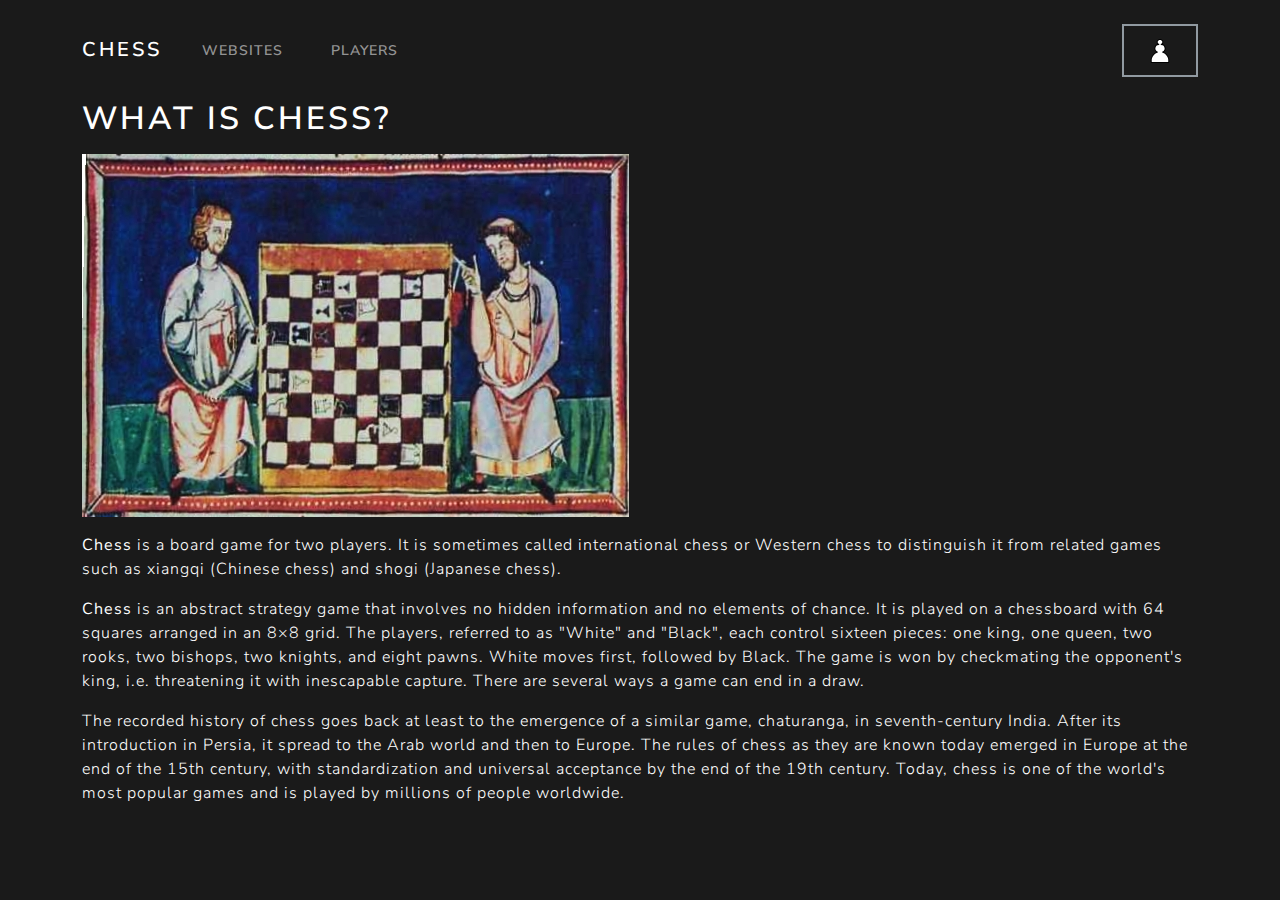
<file: index.html>
<!DOCTYPE html>

<html lang="en">

<head>
    <meta charset="utf-8">
    <meta name="viewport" content="width=device-width, initial-scale=1">
    <title>Chess!</title>
    <link href="./css/bootstrap.min.css" rel="stylesheet">
    <script src="https://cdn.jsdelivr.net/npm/bootstrap@5.2.3/dist/js/bootstrap.bundle.min.js"
        integrity="sha384-kenU1KFdBIe4zVF0s0G1M5b4hcpxyD9F7jL+jjXkk+Q2h455rYXK/7HAuoJl+0I4"
        crossorigin="anonymous"></script>
    <link rel="stylesheet" href="https://cdn.jsdelivr.net/npm/bootstrap-icons@1.11.3/font/bootstrap-icons.min.css">
    <link href="./style.css" rel="stylesheet">
    <script src="./main.js"></script>
</head>

<body class="bg-primary">
    <nav class="navbar-dark fixed-top navbar navbar-expand-sm bg-primary">
        <div class="container">
            <a href="#" class="navbar-brand h1 mb-0">Chess</a>
            <button type="button" data-bs-toggle="collapse" data-bs-target="#navbarNav" class="navbar-toggler"
                aria-controls="navbarNav" aria-expanded="false" aria-label="Toggle navigation"><i
                    class="bi bi-list"></i>
            </button>
            <div class="collapse navbar-collapse" id="navbarNav">
                <ul class="navbar-nav">
                    <li class="nav-item">
                        <a href="./websites.html" class="nav-link">Websites</a>
                    </li>
                    <li class="nav-item">
                        <a href="./players.html" class="nav-link">Players</a>
                    </li>
                </ul>
                <button class="btn btn-outline-secondary ms-auto" id="pawn" onclick="play()">
                    <svg id="svg2" xmlns="http://www.w3.org/2000/svg" viewBox="0 0 322.73 415.88" width="24"
                        height="24">
                        <defs>
                            <style>
                                .cls-1 {
                                    fill: #fff;
                                }
                            </style>
                        </defs>
                        <g id="layer1">
                            <g id="g2407">
                                <path id="path2558"
                                    d="M8.67,414.93C2.57,412.47,.03,400.6,0,374.44c-.02-21.65,1.5-31.06,8.34-51.61,12.98-38.99,41.4-72.77,76.59-91.04l10.06-5.22-5.06-4.12c-10.79-8.79-20.39-23.95-24.75-39.06-1.86-6.47-2.28-10.28-2.23-20.45,.06-10.86,.43-13.61,2.84-21,7.54-23.07,20.75-38.57,41.58-48.82l9.5-4.68-4.23-6.3c-8.46-12.63-11.1-27.8-7.28-41.93,4.24-15.73,12.73-26.07,27.3-33.25,18.81-9.27,38.61-9.27,57.42,0,14.57,7.18,23.06,17.52,27.3,33.25,3.82,14.14,1.18,29.31-7.28,41.93l-4.23,6.3,9.5,4.68c20.83,10.25,34.04,25.75,41.58,48.82,2.41,7.39,2.78,10.14,2.84,21,.05,10.17-.37,13.98-2.23,20.45-4.36,15.11-13.96,30.27-24.75,39.06l-5.06,4.12,10.06,5.22c35.19,18.27,63.61,52.05,76.59,91.04,6.84,20.55,8.36,29.96,8.33,51.61-.02,26.65-2.56,38.11-8.98,40.55-3.23,1.22-302.02,1.17-305.07-.06h0Z" />
                                <path id="path2384" class="cls-1"
                                    d="M304.1,395.19c.42-1.51,.74-11.07,.7-21.25-.07-20.62-1.75-31.25-7.55-47.69-14.2-40.25-47.26-73.64-86.88-87.76-9.96-3.54-11.78-4.85-12.57-9.05-.97-5.21,1.26-7.7,11.27-12.52,31.24-15.08,42.62-53.88,24.81-84.6-4.83-8.33-16.11-18.59-25.64-23.31-7.96-3.94-12.1-5-25.97-6.61-5.14-.6-8.53-3.15-9.54-7.17-1.05-4.17,1.51-7.45,8.6-11.03,8.05-4.05,13.36-9.18,16.84-16.26,2.36-4.8,2.7-6.7,2.7-15s-.33-10.18-2.78-15.16c-3.45-7.02-8.99-12.12-17.6-16.2-6.32-3-7.18-3.14-19.12-3.14s-12.8,.14-19.12,3.14c-8.61,4.08-14.15,9.18-17.6,16.2-2.45,4.98-2.78,6.8-2.78,15.16s.34,10.2,2.7,15c3.48,7.08,8.79,12.21,16.84,16.26,7.09,3.58,9.65,6.86,8.6,11.03-1.01,4.02-4.4,6.57-9.54,7.17-13.87,1.61-18.01,2.67-25.97,6.61-9.53,4.72-20.81,14.98-25.64,23.31-7.28,12.55-9.98,27.84-7.52,42.47,2.95,17.47,15.72,34.12,32.33,42.13,10.01,4.82,12.24,7.31,11.27,12.52-.79,4.2-2.61,5.51-12.57,9.05-39.62,14.12-72.68,47.51-86.88,87.76-5.8,16.44-7.48,27.07-7.55,47.69-.04,10.18,.28,19.74,.7,21.25l.77,2.75H303.33l.77-2.75Z" />
                            </g>
                        </g>
                    </svg>
                </button>
            </div>
        </div>
    </nav>


    <main class="main">
        <section class="container">
            <h1 class="text-light mb-3">What is Chess?</h1>
            <img src="./images/old-chess.jpg" alt="chess">
            <p class="para text-light"><strong>Chess</strong> is a board game for two players. It is sometimes called
                international
                chess or
                Western chess to
                distinguish it
                from related games such as xiangqi (Chinese chess) and shogi (Japanese chess).</p>

            <p class="para"><strong>Chess</strong> is an abstract strategy game that involves no hidden information and
                no elements of chance. It is played on a
                chessboard with 64 squares arranged in an 8×8 grid. The players, referred to as "White" and "Black",
                each control
                sixteen pieces: one king, one queen, two rooks, two bishops, two knights, and eight pawns. White moves
                first, followed
                by Black. The game is won by checkmating the opponent's king, i.e. threatening it with inescapable
                capture. There are
                several ways a game can end in a draw.</p>

            <p class="para">The recorded history of chess goes back at least to the emergence of a similar game,
                chaturanga, in seventh-century
                India. After its introduction in Persia, it spread to the Arab world and then to Europe. The rules of
                chess as they are
                known today emerged in Europe at the end of the 15th century, with standardization and universal
                acceptance by the end
                of the 19th century. Today, chess is one of the world's most popular games and is played by millions of
                people
                worldwide.</p>
        </section>
    </main>
</body>

</html>
</file>
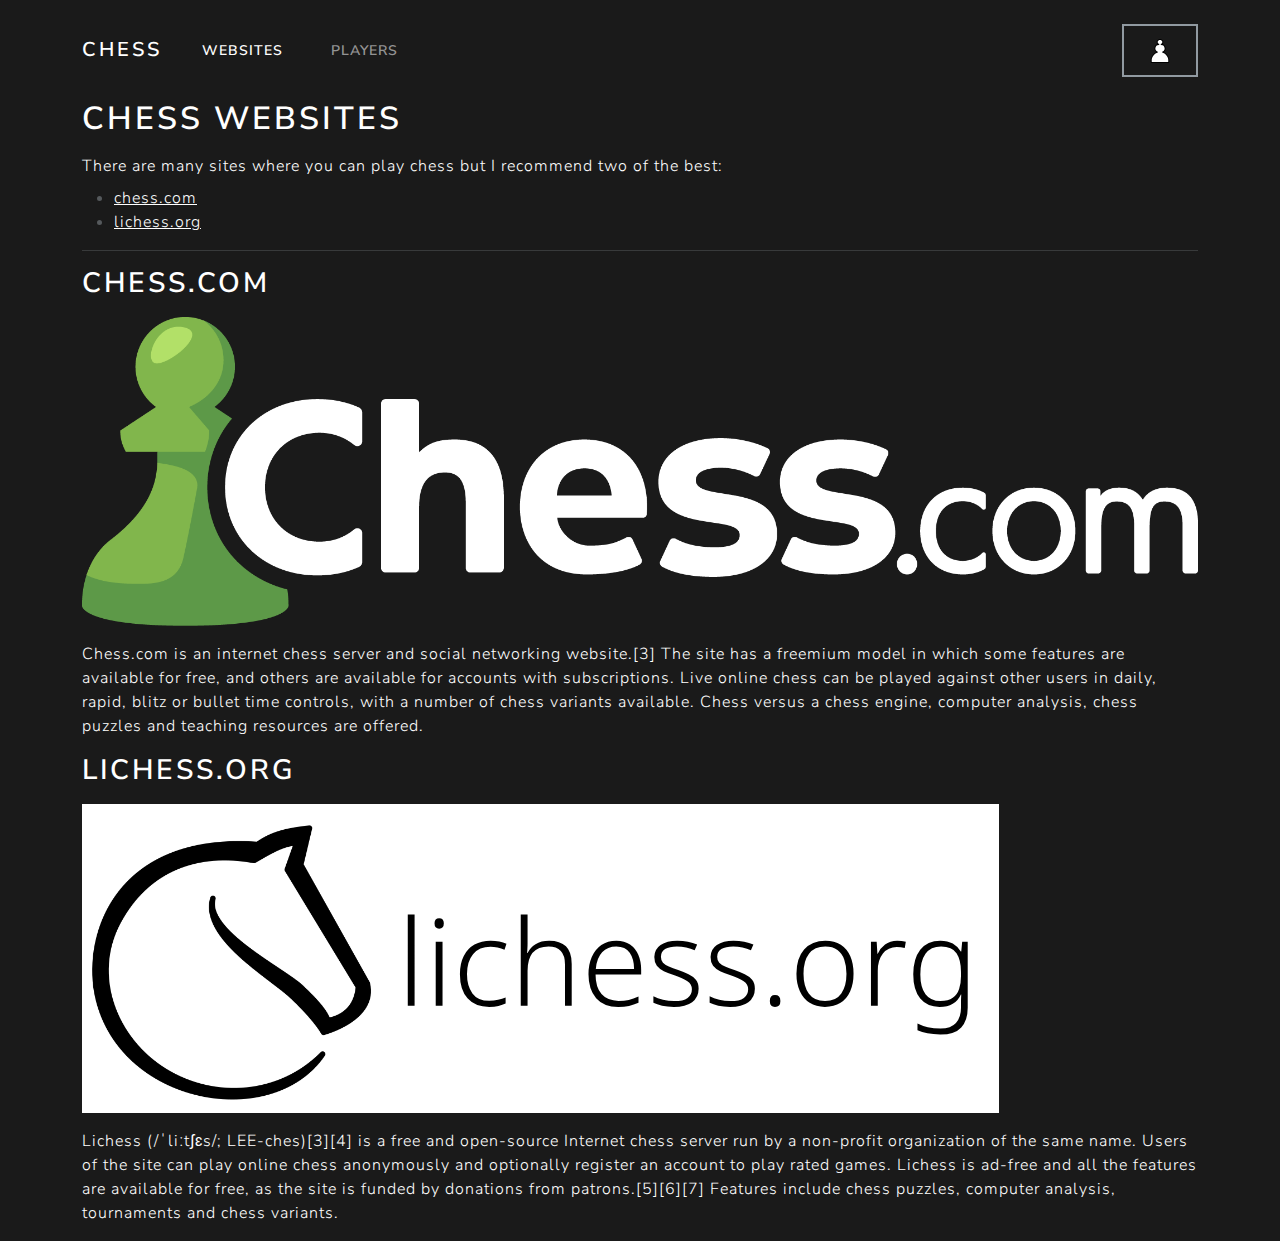
<file: websites.html>
<!DOCTYPE html>

<html lang="en">

<head>
    <meta charset="utf-8">
    <meta name="viewport" content="width=device-width, initial-scale=1">
    <title>Chess!</title>
    <link href="./css/bootstrap.min.css" rel="stylesheet">
    <script src="https://cdn.jsdelivr.net/npm/bootstrap@5.2.3/dist/js/bootstrap.bundle.min.js"
        integrity="sha384-kenU1KFdBIe4zVF0s0G1M5b4hcpxyD9F7jL+jjXkk+Q2h455rYXK/7HAuoJl+0I4"
        crossorigin="anonymous"></script>
    <link rel="stylesheet" href="https://cdn.jsdelivr.net/npm/bootstrap-icons@1.11.3/font/bootstrap-icons.min.css">
    <link href="./style.css" rel="stylesheet">
    <script src="./main.js"></script>
</head>

<body class="bg-primary">
    <nav class="navbar-dark fixed-top navbar navbar-expand-sm bg-primary">
        <div class="container">
            <a href="./index.html" class="navbar-brand h1 mb-0">Chess</a>
            <button type="button" data-bs-toggle="collapse" data-bs-target="#navbarNav" class="navbar-toggler"
                aria-controls="navbarNav" aria-expanded="false" aria-label="Toggle navigation"><i
                    class="bi bi-list"></i>
            </button>
            <div class="collapse navbar-collapse" id="navbarNav">
                <ul class="navbar-nav">
                    <li class="nav-item">
                        <a href="./websites.html" class="nav-link active">Websites</a>
                    </li>
                    <li class="nav-item">
                        <a href="./players.html" class="nav-link">Players</a>
                    </li>
                </ul>
                <button class="btn btn-outline-secondary ms-auto" id="pawn" onclick="play()">
                    <svg id="svg2" xmlns="http://www.w3.org/2000/svg" viewBox="0 0 322.73 415.88" width="24"
                        height="24">
                        <defs>
                            <style>
                                .cls-1 {
                                    fill: #fff;
                                }
                            </style>
                        </defs>
                        <g id="layer1">
                            <g id="g2407">
                                <path id="path2558"
                                    d="M8.67,414.93C2.57,412.47,.03,400.6,0,374.44c-.02-21.65,1.5-31.06,8.34-51.61,12.98-38.99,41.4-72.77,76.59-91.04l10.06-5.22-5.06-4.12c-10.79-8.79-20.39-23.95-24.75-39.06-1.86-6.47-2.28-10.28-2.23-20.45,.06-10.86,.43-13.61,2.84-21,7.54-23.07,20.75-38.57,41.58-48.82l9.5-4.68-4.23-6.3c-8.46-12.63-11.1-27.8-7.28-41.93,4.24-15.73,12.73-26.07,27.3-33.25,18.81-9.27,38.61-9.27,57.42,0,14.57,7.18,23.06,17.52,27.3,33.25,3.82,14.14,1.18,29.31-7.28,41.93l-4.23,6.3,9.5,4.68c20.83,10.25,34.04,25.75,41.58,48.82,2.41,7.39,2.78,10.14,2.84,21,.05,10.17-.37,13.98-2.23,20.45-4.36,15.11-13.96,30.27-24.75,39.06l-5.06,4.12,10.06,5.22c35.19,18.27,63.61,52.05,76.59,91.04,6.84,20.55,8.36,29.96,8.33,51.61-.02,26.65-2.56,38.11-8.98,40.55-3.23,1.22-302.02,1.17-305.07-.06h0Z" />
                                <path id="path2384" class="cls-1"
                                    d="M304.1,395.19c.42-1.51,.74-11.07,.7-21.25-.07-20.62-1.75-31.25-7.55-47.69-14.2-40.25-47.26-73.64-86.88-87.76-9.96-3.54-11.78-4.85-12.57-9.05-.97-5.21,1.26-7.7,11.27-12.52,31.24-15.08,42.62-53.88,24.81-84.6-4.83-8.33-16.11-18.59-25.64-23.31-7.96-3.94-12.1-5-25.97-6.61-5.14-.6-8.53-3.15-9.54-7.17-1.05-4.17,1.51-7.45,8.6-11.03,8.05-4.05,13.36-9.18,16.84-16.26,2.36-4.8,2.7-6.7,2.7-15s-.33-10.18-2.78-15.16c-3.45-7.02-8.99-12.12-17.6-16.2-6.32-3-7.18-3.14-19.12-3.14s-12.8,.14-19.12,3.14c-8.61,4.08-14.15,9.18-17.6,16.2-2.45,4.98-2.78,6.8-2.78,15.16s.34,10.2,2.7,15c3.48,7.08,8.79,12.21,16.84,16.26,7.09,3.58,9.65,6.86,8.6,11.03-1.01,4.02-4.4,6.57-9.54,7.17-13.87,1.61-18.01,2.67-25.97,6.61-9.53,4.72-20.81,14.98-25.64,23.31-7.28,12.55-9.98,27.84-7.52,42.47,2.95,17.47,15.72,34.12,32.33,42.13,10.01,4.82,12.24,7.31,11.27,12.52-.79,4.2-2.61,5.51-12.57,9.05-39.62,14.12-72.68,47.51-86.88,87.76-5.8,16.44-7.48,27.07-7.55,47.69-.04,10.18,.28,19.74,.7,21.25l.77,2.75H303.33l.77-2.75Z" />
                            </g>
                        </g>
                    </svg>
                </button>
            </div>
        </div>
    </nav>


    <main class="main">
        <section class="container">
            <h1 class="text-light mb-3">Chess websites</h1>

            <p class="para" style="margin-bottom: 8px !important;">There are many sites where you can play chess but I
                recommend two of the best:</p>
            <ul>
                <li><a href="https://chess.com" class="text-light" target="_blank">chess.com</a></li>
                <li><a href="https://lichess.org" class="text-light" target="_blank">lichess.org</a></li>
            </ul>
            <hr class="line">

            <article class="article">
                <h2 class="text-light mb-3">chess.com</h2>
                <img src="./images/chesscom.png" alt="chess.com" class="img-fluid">
                <p class="para">Chess.com is an internet chess server and social networking website.[3] The site has a
                    freemium model in which some
                    features are available for free, and others are available for accounts with subscriptions. Live
                    online chess can be
                    played against other users in daily, rapid, blitz or bullet time controls, with a number of chess
                    variants available.
                    Chess versus a chess engine, computer analysis, chess puzzles and teaching resources are offered.
                </p>
            </article>

            <article class="article">
                <h2 class="text-light mb-3">lichess.org</h2>
                <img src="./images/lichess.png" alt="lichess.org" class="img-fluid">
                <p class="para">Lichess (/ˈliːtʃɛs/; LEE-ches)[3][4] is a free and open-source Internet chess server run
                    by a non-profit organization of
                    the same name. Users of the site can play online chess anonymously and optionally register an
                    account to play rated
                    games. Lichess is ad-free and all the features are available for free, as the site is funded by
                    donations from
                    patrons.[5][6][7] Features include chess puzzles, computer analysis, tournaments and chess variants.
                </p>
            </article>
        </section>
    </main>
</body>

</html>
</file>
<file: style.css>
.para {
  margin-top: 16px !important;
  margin-bottom: 16px !important;
  color: white;
}

.main {
  margin-top: 100px;
}

.line {
  opacity: 0.5;
}

.article {
  margin-bottom: 16px;
}

.player-info {
  color: rgba(236, 238, 239, 0.75);
}
/* 
ol {
  counter-reset: item;
}

ol li {
  display: block;
}

ol li:before {
  content: counter(item) ". ";
  counter-increment: item;
  color: white;
} */
</file>
